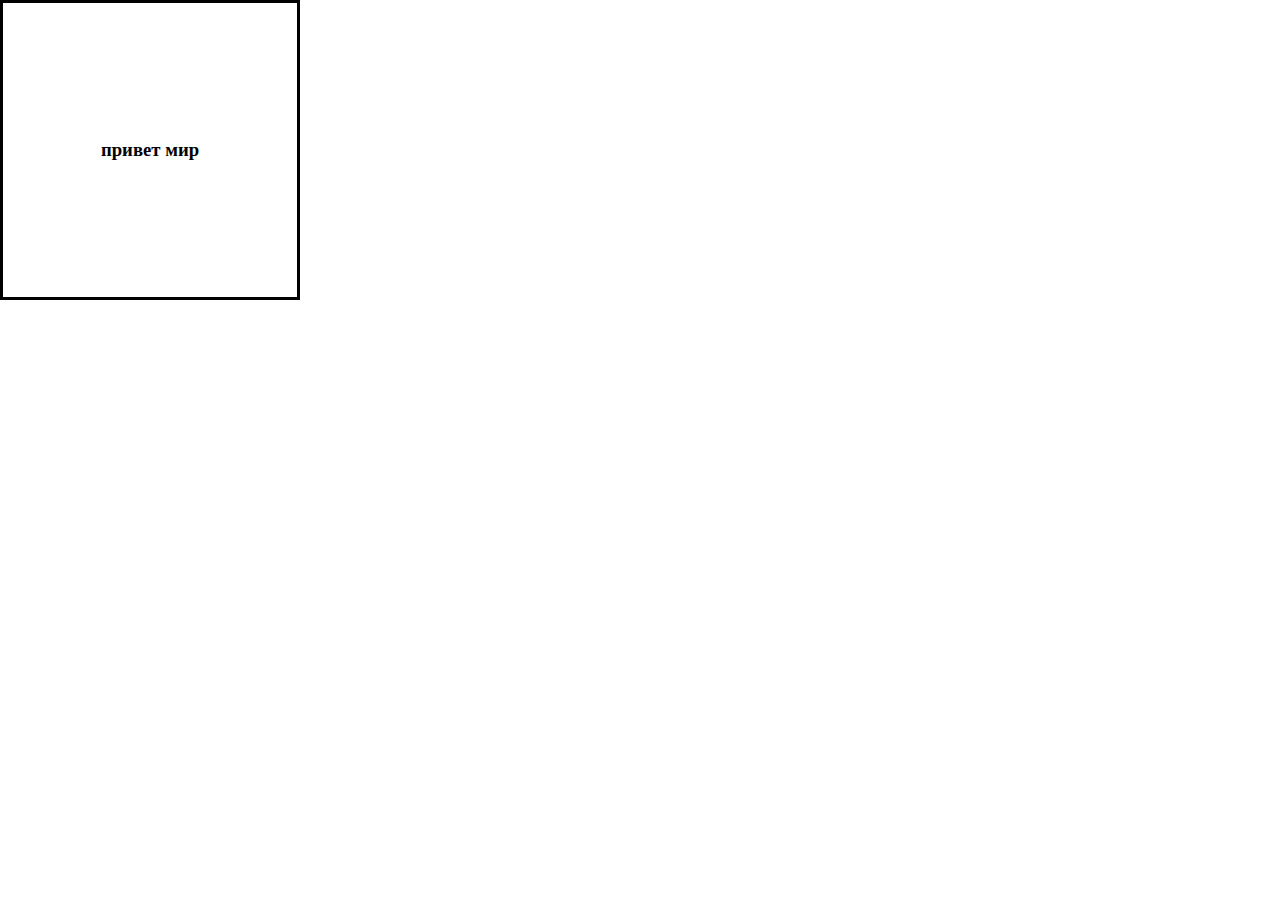
<file: ls35/index.html>
<!DOCTYPE html>
<html lang="en">
  <head>
    <meta charset="UTF-8" />
    <meta name="viewport" content="width=device-width, initial-scale=1.0" />
    <title>Document</title>
    <link rel="stylesheet" href="./style.css" />
  </head>
  <body id="ravshanNUHAYBIBU">
    <div class="box">
      <h3 class="item">привет мир</h3>
      <img class="img" alt="">
    </div>
    <script src="./script.js"></script>
  </body>
</html>
</file>
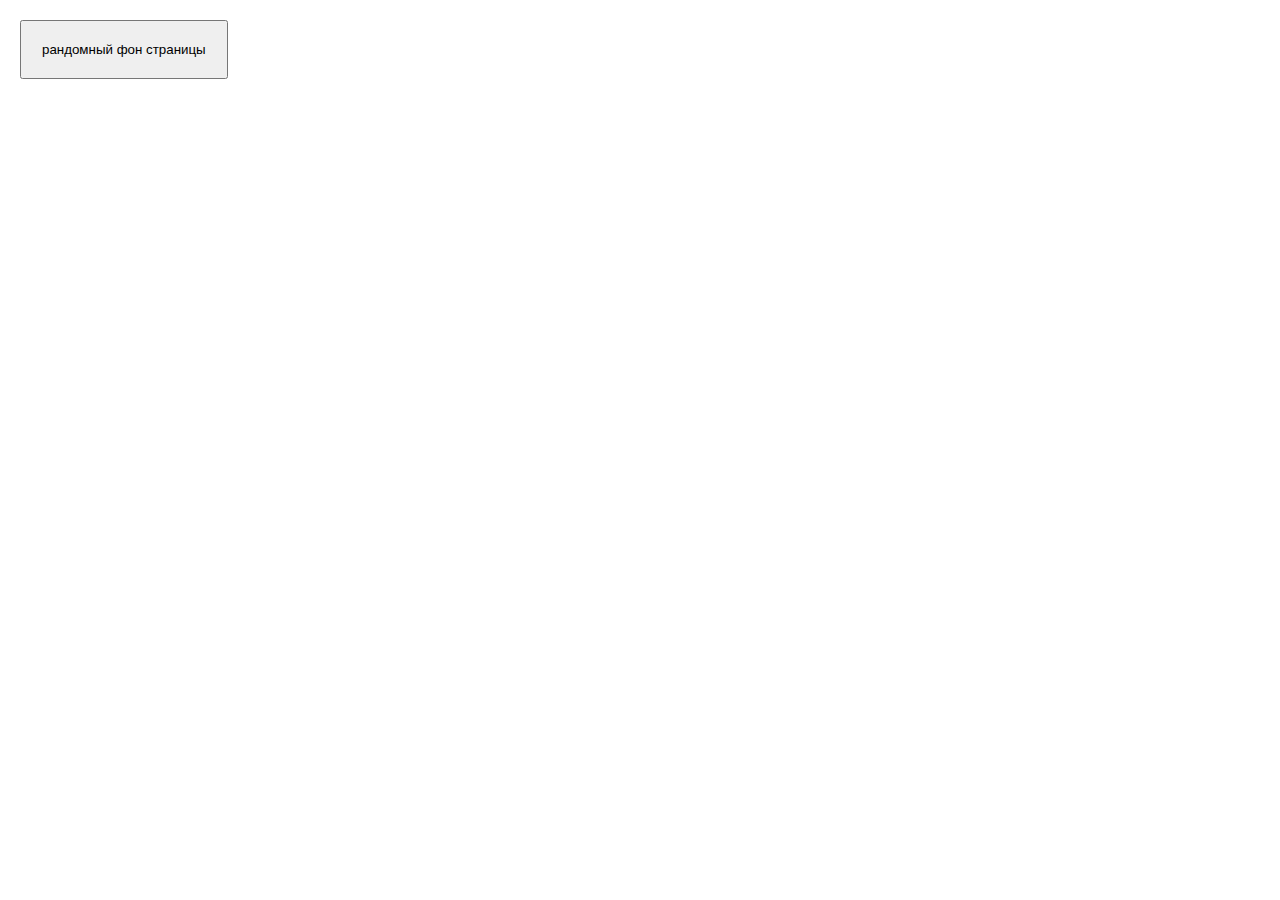
<file: ls36/index.html>
<!DOCTYPE html>
<html lang="en">
  <head>
    <meta charset="UTF-8" />
    <meta name="viewport" content="width=device-width, initial-scale=1.0" />
    <title>Document</title>
    <link rel="stylesheet" href="./style.css" />
  </head>
  <body id="body">
    <!-- <div class="box">
      <h3 class="item">привет мир</h3>
    </div> -->
    <!-- <div id="box" class="box">
      <div class="card" data-bg="red"></div>
      <div class="card" data-bg="orange"></div>
      <div class="card" data-bg="yellow"></div>
      <div class="card" data-bg="green"></div>
      <div class="card" data-bg="lightblue"></div>
      <div class="card" data-bg="blue"></div>
      <div class="card" data-bg="purple"></div>
      <div class="card">X</div>
    </div> -->
    <button class="btn">рандомный фон страницы</button>
    <script src="./script.js"></script>
  </body>
</html>
</file>
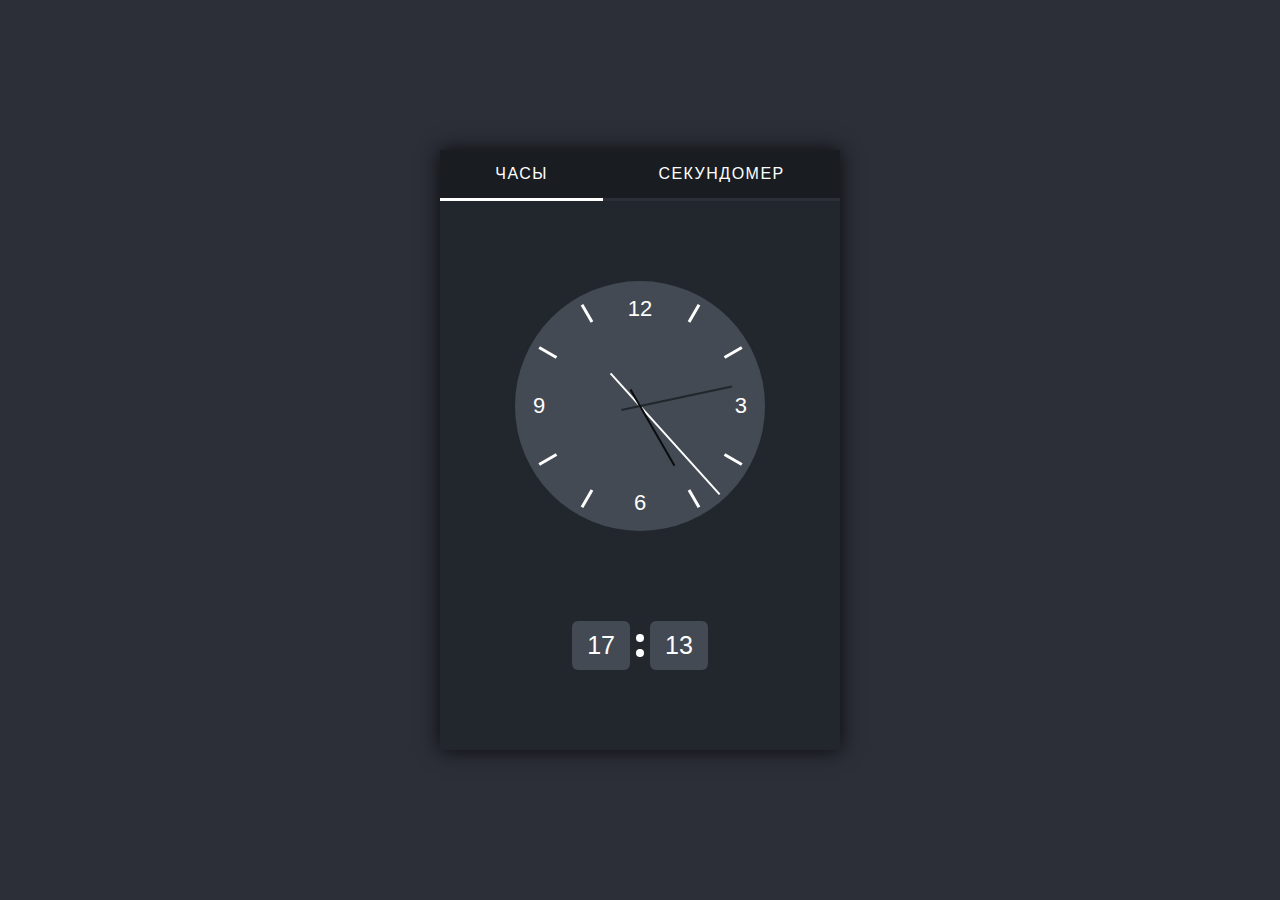
<file: ls37/index.html>
<!DOCTYPE html>
<html lang="en">
  <head>
    <meta charset="UTF-8" />
    <meta name="viewport" content="width=device-width, initial-scale=1.0" />
    <meta http-equiv="X-UA-Compatible" content="ie=edge" />
    <title>Document</title>
    <link rel="stylesheet" href="style/style.css" />
  </head>

  <body>
    <div class="tabsPanel">
      <!-- Меню табов -->
      <ul class="tabsLinks">
        <li class="tabsItem active"><a href="#" class="tabsLink">Часы</a></li>
        <li class="tabsItem">
          <a href="#" class="tabsLink"
            >Секундомер
            <!-- span для показа запуска секундомера
                    Принимает на себя классы работы:
                    active - Секундомер запущен
                    active_clear - Секундомер остановлен но данные не сброшены
                    -->
            <span class="tabsLink__span"></span>
          </a>
        </li>
      </ul>
      <!-- Все табы -->
      <div class="tabsContent">
        <!-- Стрелочные часы -->
        <div class="clock tabsContentItem active">
          <div class="arrowClock">
            <!-- Часы-->
            <div class="arrowClockNumber">
              <div class="arrowClockNumber__num arrowClockNumber__num_12">
                12
              </div>
              <div class="arrowClockNumber__arr arrowClockNumber__arr_1"></div>
              <div class="arrowClockNumber__arr arrowClockNumber__arr_2"></div>
              <div class="arrowClockNumber__num arrowClockNumber__num_3">3</div>
              <div class="arrowClockNumber__arr arrowClockNumber__arr_4"></div>
              <div class="arrowClockNumber__arr arrowClockNumber__arr_5"></div>
              <div class="arrowClockNumber__num arrowClockNumber__num_6">6</div>
              <div class="arrowClockNumber__arr arrowClockNumber__arr_7"></div>
              <div class="arrowClockNumber__arr arrowClockNumber__arr_8"></div>
              <div class="arrowClockNumber__num arrowClockNumber__num_9">9</div>
              <div class="arrowClockNumber__arr arrowClockNumber__arr_10"></div>
              <div class="arrowClockNumber__arr arrowClockNumber__arr_11"></div>
            </div>

            <!-- Стрелки  -->

            <div class="s"></div>
            <!-- Секундная -->
            <div class="m"></div>
            <!-- Минутная -->
            <div class="h"></div>
            <!-- Часовая -->
          </div>
          <div class="numberClock">
            <!-- Вывод времени в цифрах -->
            <div class="hours">00</div>
            <div class="minutes">00</div>
          </div>
        </div>
        <!-- Секундомер Д/З -->
        <!-- 

            Задание:
                При помощи рекурсии и условий создать секундомер который будет работать без использования new Date()    

             -->
        <div class="stopwatch tabsContentItem">
          <div class="stopwatch__clock">
            <div class="stopwatch__clock-description">
              <!-- Часы -->
              <div class="stopwatch__hours">0</div>
              Час.
            </div>
            <div class="stopwatch__clock-description">
              <!-- Минуты -->
              <div class="stopwatch__minutes">0</div>
              Мин.
            </div>
            <div class="stopwatch__clock-description">
              <!-- Секунды -->
              <div class="stopwatch__seconds">0</div>
              Сек.
            </div>
          </div>
          <!-- Кнопка запуска секундомера -->
          <button class="stopwatch__btn">start</button>
        </div>
      </div>
    </div>

    <script src="js/script.js"></script>
  </body>
</html>
</file>
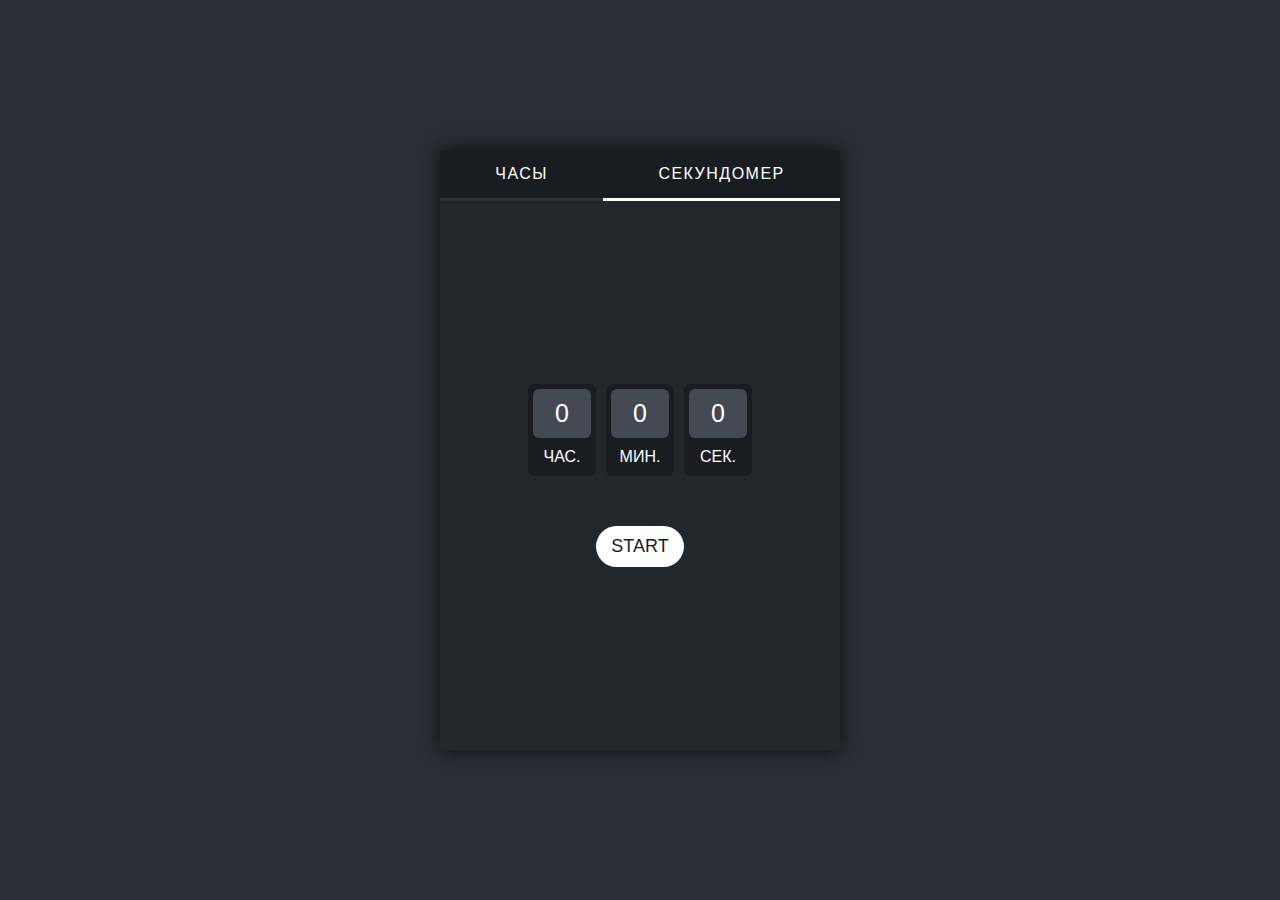
<file: ls38/index.html>
<!DOCTYPE html>
<html lang="en">
  <head>
    <meta charset="UTF-8" />
    <meta name="viewport" content="width=device-width, initial-scale=1.0" />
    <meta http-equiv="X-UA-Compatible" content="ie=edge" />
    <title>Document</title>
    <link rel="stylesheet" href="style/style.css" />
  </head>

  <body>
    <div class="tabsPanel">
      <!-- Меню табов -->
      <ul class="tabsLinks">
        <li class="tabsItem"><a href="#" class="tabsLink">Часы</a></li>
        <li class="tabsItem active">
          <a href="#" class="tabsLink"
            >Секундомер
            <!-- span для показа запуска секундомера
                    Принимает на себя классы работы:
                    active - Секундомер запущен
                    active_clear - Секундомер остановлен но данные не сброшены
                    -->
            <span class="tabsLink__span"></span>
          </a>
        </li>
      </ul>
      <!-- Все табы -->
      <div class="tabsContent">
        <!-- Стрелочные часы -->
        <div class="clock tabsContentItem">
          <div class="arrowClock">
            <!-- Часы-->
            <div class="arrowClockNumber">
              <div class="arrowClockNumber__num arrowClockNumber__num_12">
                12
              </div>
              <div class="arrowClockNumber__arr arrowClockNumber__arr_1"></div>
              <div class="arrowClockNumber__arr arrowClockNumber__arr_2"></div>
              <div class="arrowClockNumber__num arrowClockNumber__num_3">3</div>
              <div class="arrowClockNumber__arr arrowClockNumber__arr_4"></div>
              <div class="arrowClockNumber__arr arrowClockNumber__arr_5"></div>
              <div class="arrowClockNumber__num arrowClockNumber__num_6">6</div>
              <div class="arrowClockNumber__arr arrowClockNumber__arr_7"></div>
              <div class="arrowClockNumber__arr arrowClockNumber__arr_8"></div>
              <div class="arrowClockNumber__num arrowClockNumber__num_9">9</div>
              <div class="arrowClockNumber__arr arrowClockNumber__arr_10"></div>
              <div class="arrowClockNumber__arr arrowClockNumber__arr_11"></div>
            </div>

            <!-- Стрелки  -->

            <div class="s"></div>
            <!-- Секундная -->
            <div class="m"></div>
            <!-- Минутная -->
            <div class="h"></div>
            <!-- Часовая -->
          </div>
          <div class="numberClock">
            <!-- Вывод времени в цифрах -->
            <div class="hours">00</div>
            <div class="minutes">00</div>
          </div>
        </div>
        <!-- Секундомер Д/З -->
        <!-- 

            Задание:
                При помощи рекурсии и условий создать секундомер который будет работать без использования new Date()    

             -->
        <div class="stopwatch tabsContentItem active">
          <div class="stopwatch__clock">
            <div class="stopwatch__clock-description">
              <!-- Часы -->
              <div class="stopwatch__hours">0</div>
              Час.
            </div>
            <div class="stopwatch__clock-description">
              <!-- Минуты -->
              <div class="stopwatch__minutes">0</div>
              Мин.
            </div>
            <div class="stopwatch__clock-description">
              <!-- Секунды -->
              <div class="stopwatch__seconds">0</div>
              Сек.
            </div>
          </div>
          <!-- Кнопка запуска секундомера -->
          <button class="stopwatch__btn">start</button>
        </div>
      </div>
    </div>

    <script src="js/script.js"></script>
  </body>
</html>
</file>
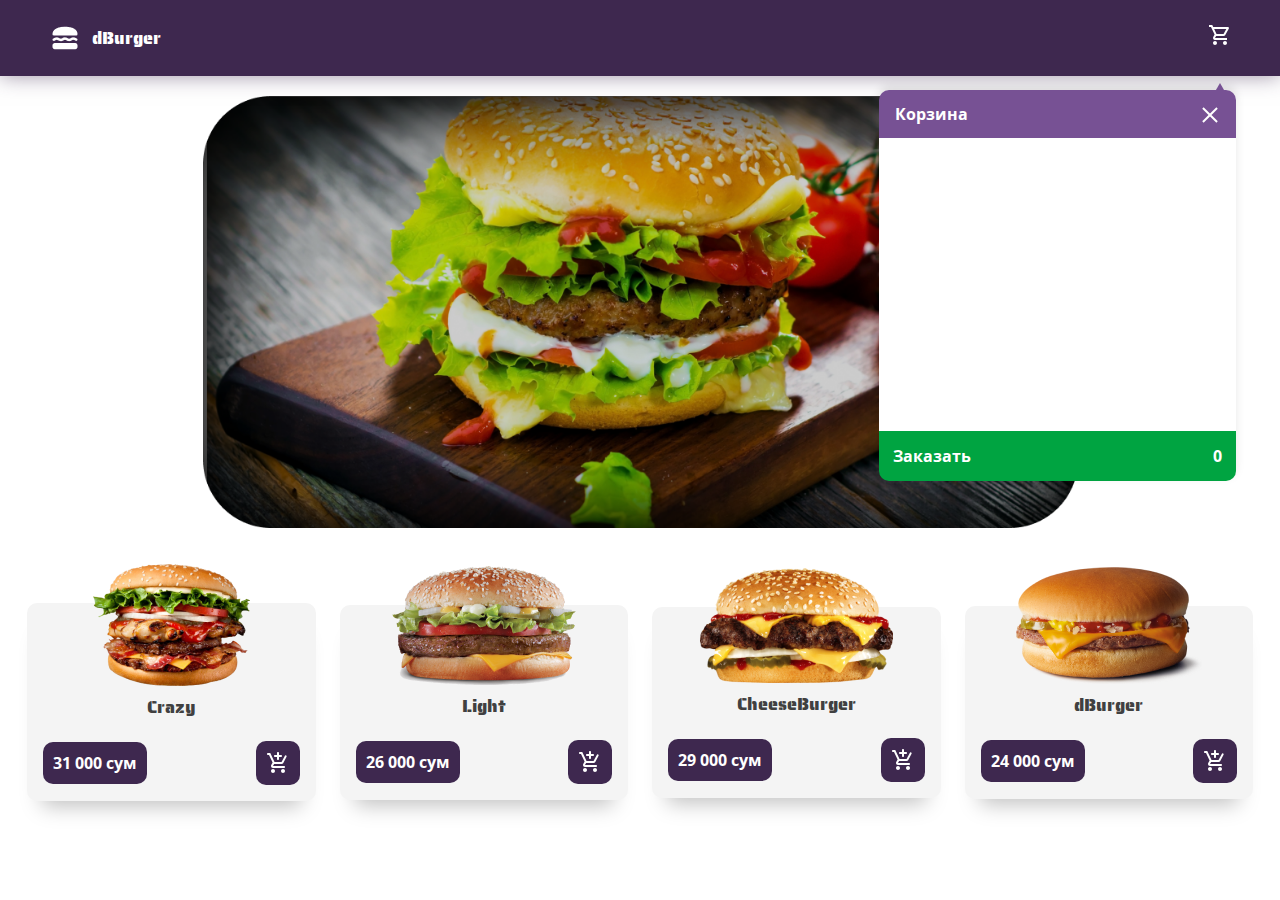
<file: ls40/index.html>
<!DOCTYPE html>
<html lang="en">

<head>
    <meta charset="UTF-8">
    <meta http-equiv="X-UA-Compatible" content="IE=edge">
    <meta name="viewport" content="width=device-width, initial-scale=1.0">
    <title>dBurger</title>
    <link rel="stylesheet" href="styles/main.css">
    <link rel="stylesheet" href="styles/media.css">
</head>

<body>
    <div class="wrapper">
        <nav class="wrapper__nav">
            <div class="container wrapper__navbar">
                <a class="logo" href="#!">
                    <img src="images/logo.png" alt="">
                    dBurger
                </a>

                <div class="wrapper__navbar-right">
                    <button class="wrapper__navbar-btn">
                        <img src="images/shop-icon.svg" alt="">
                        <span class="warapper__navbar-count"></span>
                    </button>
                    <!-- BASKET CHEKLIST -->
                    <div class="wrapper__navbar-basket active">
                        <div class="wrapper__navbar-top">
                            Корзина
                            <button class="wrapper__navbar-close"></button>
                        </div>
                        <div class="wrapper__navbar-checklist">
                            
                            <!-- product basket -->
                            
                            <!-------------------------------------->
                        </div>
                        <div class="wrapper__navbar-bottom">
                            Заказать
                            <!-- total price  -->
                            <span class="wrapper__navbar-totalprice">0</span>
                            <!-- ------------ -->
                        </div>
                    </div>
                    <!-- --------------- -->
                </div>
            </div>
        </nav>
        <section class="container wrapper__view">
            <img src="images/big-burger.png" alt="">
        </section>
        <section class="container wrapper__list">

            <div class="wrapper__list-card" id="crazy">
                <p class="wrapper__list-count"></p>
                <img class="wrapper__list-image" src="images/products/burger-1.png" alt="">
                <h3 class="wrapper__list-title">Crazy</h3>
                <div class="wrapper__list-sub">
                    <p class="wrapper__list-text">31 000 сум</p>
                    <button class="wrapper__list-btn"><img src="images/sell-icon.svg" alt=""></button>
                </div>
            </div>
            <div class="wrapper__list-card" id="light">
                <p class="wrapper__list-count"></p>
                <img class="wrapper__list-image" src="images/products/burger-2.png" alt="">
                <h3 class="wrapper__list-title">Light</h3>
                <div class="wrapper__list-sub">
                    <p class="wrapper__list-text">26 000 сум</p>
                    <button class="wrapper__list-btn"><img src="images/sell-icon.svg" alt=""></button>
                </div>
            </div>
            <div class="wrapper__list-card" id="cheeseburger">
                <p class="wrapper__list-count"></p>
                <img class="wrapper__list-image" src="images/products/burger-3.png" alt="">
                <h3 class="wrapper__list-title">CheeseBurger</h3>
                <div class="wrapper__list-sub">
                    <p class="wrapper__list-text">29 000 сум</p>
                    <button class="wrapper__list-btn"><img src="images/sell-icon.svg" alt=""></button>
                </div>
            </div>
            <div class="wrapper__list-card" id="dburger">
                <p class="wrapper__list-count"></p>
                <img class="wrapper__list-image" src="images/products/burger-4.png" alt="">
                <h3 class="wrapper__list-title">dBurger</h3>
                <div class="wrapper__list-sub">
                    <p class="wrapper__list-text">24 000 сум</p>
                    <button class="wrapper__list-btn"><img src="images/sell-icon.svg" alt=""></button>
                </div>
            </div>
            
        </section>
    </div>
    <div class="print">
        <div class="print__header">
            <img src="images/logo.png" alt="">
            dBurger
        </div>
        <div class="print__body">
            
        </div>
        <div class="print__footer">
            
        </div>
    </div>
    
    <script src="script/app.js"></script>
</body>

</html>
</file>
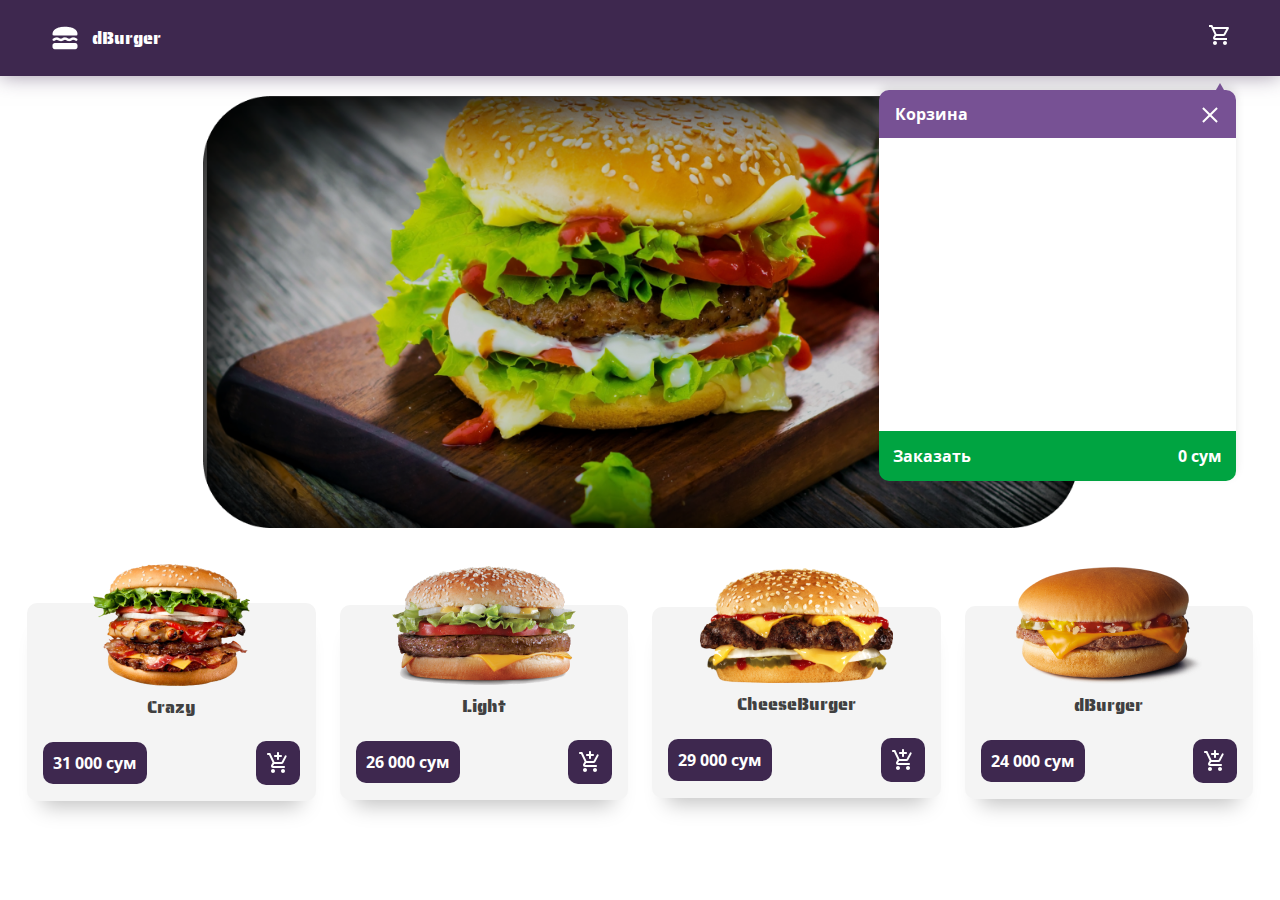
<file: ls41/index.html>
<!DOCTYPE html>
<html lang="en">
  <head>
    <meta charset="UTF-8" />
    <meta http-equiv="X-UA-Compatible" content="IE=edge" />
    <meta name="viewport" content="width=device-width, initial-scale=1.0" />
    <title>dBurger</title>
    <link rel="stylesheet" href="styles/main.css" />
    <link rel="stylesheet" href="styles/media.css" />
  </head>

  <body>
    <div class="wrapper">
      <nav class="wrapper__nav">
        <div class="container wrapper__navbar">
          <a class="logo" href="#!">
            <img src="images/logo.png" alt="" />
            dBurger
          </a>

          <div class="wrapper__navbar-right">
            <button class="wrapper__navbar-btn">
              <img src="images/shop-icon.svg" alt="" />
              <span class="warapper__navbar-count"></span>
            </button>
            <!-- BASKET CHEKLIST -->
            <div class="wrapper__navbar-basket active">
              <div class="wrapper__navbar-top">
                Корзина
                <button class="wrapper__navbar-close"></button>
              </div>
              <div class="wrapper__navbar-checklist">
                <!-- product basket -->

                <!-------------------------------------->
              </div>
              <div class="wrapper__navbar-bottom">
                Заказать
                <!-- total price  -->
                <span class="wrapper__navbar-totalprice">0 сум</span>
                <!-- ------------ -->
              </div>
            </div>
            <!-- --------------- -->
          </div>
        </div>
      </nav>
      <section class="container wrapper__view">
        <img src="images/big-burger.png" alt="" />
      </section>
      <section class="container wrapper__list">
        <div class="wrapper__list-card" id="crazy">
          <p class="wrapper__list-count"></p>
          <img
            class="wrapper__list-image"
            src="images/products/burger-1.png"
            alt=""
          />
          <h3 class="wrapper__list-title">Crazy</h3>
          <div class="wrapper__list-sub">
            <p class="wrapper__list-text">31 000 сум</p>
            <button class="wrapper__list-btn">
              <img src="images/sell-icon.svg" alt="" />
            </button>
          </div>
        </div>
        <div class="wrapper__list-card" id="light">
          <p class="wrapper__list-count"></p>
          <img
            class="wrapper__list-image"
            src="images/products/burger-2.png"
            alt=""
          />
          <h3 class="wrapper__list-title">Light</h3>
          <div class="wrapper__list-sub">
            <p class="wrapper__list-text">26 000 сум</p>
            <button class="wrapper__list-btn">
              <img src="images/sell-icon.svg" alt="" />
            </button>
          </div>
        </div>
        <div class="wrapper__list-card" id="cheeseburger">
          <p class="wrapper__list-count"></p>
          <img
            class="wrapper__list-image"
            src="images/products/burger-3.png"
            alt=""
          />
          <h3 class="wrapper__list-title">CheeseBurger</h3>
          <div class="wrapper__list-sub">
            <p class="wrapper__list-text">29 000 сум</p>
            <button class="wrapper__list-btn">
              <img src="images/sell-icon.svg" alt="" />
            </button>
          </div>
        </div>
        <div class="wrapper__list-card" id="dburger">
          <p class="wrapper__list-count"></p>
          <img
            class="wrapper__list-image"
            src="images/products/burger-4.png"
            alt=""
          />
          <h3 class="wrapper__list-title">dBurger</h3>
          <div class="wrapper__list-sub">
            <p class="wrapper__list-text">24 000 сум</p>
            <button class="wrapper__list-btn">
              <img src="images/sell-icon.svg" alt="" />
            </button>
          </div>
        </div>
      </section>
    </div>
    <div class="print">
      <div class="print__header">
        <img src="images/logo.png" alt="" />
        dBurger
      </div>
      <div class="print__body"></div>
      <div class="print__footer"></div>
    </div>

    <script src="script/app.js"></script>
  </body>
</html>
</file>
<file: ls35/style.css>
* {
  margin: 0;
  padding: 0;
  box-sizing: border-box;
  user-select: none;
}

.item {
  width: 300px;
  height: 300px;
  border: 3px solid black;
  transition: 0.3s;
  display: flex;
  justify-content: center;
  align-items: center;
}

.item.added {
  width: 600px;
  height: 600px;
  background: green;
}
</file>
<file: ls36/style.css>
* {
  margin: 0;
  padding: 0;
  box-sizing: border-box;
}

.item {
  width: 300px;
  height: 300px;
  border: 3px solid black;
  transition: 0.3s;
  display: flex;
  justify-content: center;
  align-items: center;
}

.item.added {
  width: 600px;
  height: 600px;
  background: green;
}

.box {
  position: fixed;
  width: 120px;
  padding: 20px;
  top: 0;
  left: 0;
  margin: 10px;
  box-shadow: 0 0 10px 3px indigo;
  border-radius: 5px;
  background: white;
  display: grid;
  place-items: center;
  gap: 15px;
}

.card {
  width: 50px;
  height: 50px;
  display: grid;
  place-items: center;
  border-radius: 15px;
  box-shadow: 0 0 10px 3px white;
  transition: 0.3s;
  border: 2px solid black;
}

.btn {
  margin: 20px;
  padding: 20px;
}
</file>
<file: ls37/style/style.css>
*{
    margin: 0;
    padding: 0;
    box-sizing: border-box;
    list-style: none;
    text-decoration: none;
}
body {
    background: #2c2f38;
    display: flex;
    justify-content: center;
    align-items: center;
    min-height: 100vh;
    font-family: Arial, Helvetica, sans-serif;
}
.tabsPanel {
    width: 400px;
    height: 600px;
    box-shadow: 0 0 20px 0 rgba(0,0,0,0.8);
    display: flex;
    flex-direction: column;
    margin: 20px 0;
    background: #22272d;
}
.tabsLinks {
    display: flex;
    background: #191d22;
}
.tabsItem {
    flex-grow: 1;
    display: flex;
}
.tabsLink {
    padding: 15px;
    flex-grow: 1;
    display: flex;
    justify-content: center;
    color: #fff;
    text-transform: uppercase;
    letter-spacing: 1.5px;
    border-bottom: 3px solid #2c2f38;
    position: relative;
}
.tabsItem.active .tabsLink {
    border-bottom-color: #fff;
}
.tabsContent {
    flex-grow: 1;
    position: relative;
}
.clock, .stopwatch {
    width: 100%;
    height: 100%;
    display: flex;
    justify-content: center;
    align-items: center;
    flex-direction: column;
    padding: 20px 0;
}
.tabsContentItem {
    z-index: 0;
    opacity: 0;
    transition: 0.5s;
    position: absolute;
    top: 0;
}
.tabsContentItem.active {
    z-index: 1;
    opacity: 1;
}
.tabsLink__span {
    display: none;
    width: 10px;
    height: 10px;
    border-radius: 50%;
    background: #fff;
    right: 10px;
    position: absolute;
    transition: 0.5s;
}
.tabsLink__span.active {
    display: block;
}
.tabsLink__span.active_clear {
    display: block;
    background: red;
}
.arrowClock {
    --position: 15px;
    width: 250px;
    height: 250px;
    background: #434a53;
    border-radius: 50%;
    margin-bottom: 90px;
    position: relative;
    display: flex;
    justify-content: center;
    align-items: center;
}
.h {
    width: 2px;
    height: 100%;
    position: absolute;
}
.h::before {
    content: '';
    position: absolute;
    width: 100%;
    height: 35%;
    background: #0b0c0e;
    top: calc(55% - 35% + 6px);
}
.m {
    width: 2px;
    height: 100%;
    position: absolute;
}
.m::before {
    content: '';
    position: absolute;
    width: 100%;
    height: 45%;
    background: #22272d;
    top: calc(10% + 6px);
}
.s {
    width: 2px;
    height: 100%;
    position: absolute;
}
.s::before {
    content: '';
    position: absolute;
    width: 100%;
    height: 65%;
    background: #fff;
    top: 6px;
}
.arrowClockNumber {
    width: 100%;
    height: 100%;
    display: flex;
    justify-content: center;
    align-items: center;
    position: absolute;
}
.arrowClockNumber__num {
    color: #fff;
    font-size: 22px;
    position: absolute;
}
.arrowClockNumber__num_12 {
    top: var(--position);
}
.arrowClockNumber__arr {
    position: absolute;
    width: 3px;
    height: 100%;
}
.arrowClockNumber__arr::before {
    content: '';
    display: block;
    height: 20px;
    background: #fff;
    width: 100%;
    margin-top: 8px;
}
.arrowClockNumber__arr_1 {
    transform: rotate(30deg);
}
.arrowClockNumber__arr_2 {
    transform: rotate(60deg);
}
.arrowClockNumber__arr_4 {
    transform: rotate(120deg);
}
.arrowClockNumber__arr_5 {
    transform: rotate(150deg);
}
.arrowClockNumber__arr_7 {
    transform: rotate(210deg);
}
.arrowClockNumber__arr_8 {
    transform: rotate(240deg);
}
.arrowClockNumber__arr_10 {
    transform: rotate(300deg);
}
.arrowClockNumber__arr_11 {
    transform: rotate(330deg);
}
.arrowClockNumber__num_3 {
    right: calc(var(--position) + 3px);
}
.arrowClockNumber__num_6 {
    bottom: var(--position);
}
.arrowClockNumber__num_9 {
    left: calc(var(--position) + 3px);
}

.numberClock {
    display: flex;
    justify-content: center;
    align-items: center;
    position: relative;
}
.numberClock::before, .numberClock::after {
    content: '';
    width: 8px;
    height: 8px;
    border-radius: 50%;
    background: #fff;
    display: block;
    position: absolute;
    animation: opacity 1s infinite;
}
.numberClock::before {
    top: 13px
}
.numberClock::after {
    bottom: 13px;
}
.hours, .minutes, .stopwatch__hours, .stopwatch__minutes, .stopwatch__seconds {
    padding: 10px 15px;
    background: #434a53;
    color: #fff;
    font-size: 25px;
    margin: 0 10px;
    border-radius: 6px;
}
.stopwatch__hours, .stopwatch__minutes, .stopwatch__seconds {
    width: 58px;
    text-align: center;
    margin: 0 0 10px;
}
.stopwatch__clock-description {
    padding: 5px 5px 10px;  
    text-align: center;
    color: #fff;
    background: #191d22;
    border-radius: 6px;
    text-transform: uppercase;
    margin: 0 5px;
}
.stopwatch__clock {
    display: flex;
    margin-bottom: 50px;
}
.stopwatch__btn {
    padding: 10px 15px;
    background: #fff;
    border-radius: 30px;
    border: none;
    font-size: 18px;
    text-transform: uppercase;
    color: #191d22;
    cursor: pointer;
    outline: none;
}

/* Добавляем keyframe на уроке*/

@keyframes opacity {
    0% {
        opacity: 1;
    }
    50% {
        opacity: 0;
    }
    100% {
        opacity: 1;
    }
}
</file>
<file: ls38/style/style.css>
*{
    margin: 0;
    padding: 0;
    box-sizing: border-box;
    list-style: none;
    text-decoration: none;
}
body {
    background: #2c2f38;
    display: flex;
    justify-content: center;
    align-items: center;
    min-height: 100vh;
    font-family: Arial, Helvetica, sans-serif;
}
.tabsPanel {
    width: 400px;
    height: 600px;
    box-shadow: 0 0 20px 0 rgba(0,0,0,0.8);
    display: flex;
    flex-direction: column;
    margin: 20px 0;
    background: #22272d;
}
.tabsLinks {
    display: flex;
    background: #191d22;
}
.tabsItem {
    flex-grow: 1;
    display: flex;
}
.tabsLink {
    padding: 15px;
    flex-grow: 1;
    display: flex;
    justify-content: center;
    color: #fff;
    text-transform: uppercase;
    letter-spacing: 1.5px;
    border-bottom: 3px solid #2c2f38;
    position: relative;
}
.tabsItem.active .tabsLink {
    border-bottom-color: #fff;
}
.tabsContent {
    flex-grow: 1;
    position: relative;
}
.clock, .stopwatch {
    width: 100%;
    height: 100%;
    display: flex;
    justify-content: center;
    align-items: center;
    flex-direction: column;
    padding: 20px 0;
}
.tabsContentItem {
    z-index: 0;
    opacity: 0;
    transition: 0.5s;
    position: absolute;
    top: 0;
}
.tabsContentItem.active {
    z-index: 1;
    opacity: 1;
}
.tabsLink__span {
    display: none;
    width: 10px;
    height: 10px;
    border-radius: 50%;
    background: #fff;
    right: 10px;
    position: absolute;
    transition: 0.5s;
}
.tabsLink__span.active {
    display: block;
}
.tabsLink__span.active_clear {
    display: block;
    background: red;
}
.arrowClock {
    --position: 15px;
    width: 250px;
    height: 250px;
    background: #434a53;
    border-radius: 50%;
    margin-bottom: 90px;
    position: relative;
    display: flex;
    justify-content: center;
    align-items: center;
}
.h {
    width: 2px;
    height: 100%;
    position: absolute;
}
.h::before {
    content: '';
    position: absolute;
    width: 100%;
    height: 35%;
    background: #0b0c0e;
    top: calc(55% - 35% + 6px);
}
.m {
    width: 2px;
    height: 100%;
    position: absolute;
}
.m::before {
    content: '';
    position: absolute;
    width: 100%;
    height: 45%;
    background: #22272d;
    top: calc(10% + 6px);
}
.s {
    width: 2px;
    height: 100%;
    position: absolute;
}
.s::before {
    content: '';
    position: absolute;
    width: 100%;
    height: 65%;
    background: #fff;
    top: 6px;
}
.arrowClockNumber {
    width: 100%;
    height: 100%;
    display: flex;
    justify-content: center;
    align-items: center;
    position: absolute;
}
.arrowClockNumber__num {
    color: #fff;
    font-size: 22px;
    position: absolute;
}
.arrowClockNumber__num_12 {
    top: var(--position);
}
.arrowClockNumber__arr {
    position: absolute;
    width: 3px;
    height: 100%;
}
.arrowClockNumber__arr::before {
    content: '';
    display: block;
    height: 20px;
    background: #fff;
    width: 100%;
    margin-top: 8px;
}
.arrowClockNumber__arr_1 {
    transform: rotate(30deg);
}
.arrowClockNumber__arr_2 {
    transform: rotate(60deg);
}
.arrowClockNumber__arr_4 {
    transform: rotate(120deg);
}
.arrowClockNumber__arr_5 {
    transform: rotate(150deg);
}
.arrowClockNumber__arr_7 {
    transform: rotate(210deg);
}
.arrowClockNumber__arr_8 {
    transform: rotate(240deg);
}
.arrowClockNumber__arr_10 {
    transform: rotate(300deg);
}
.arrowClockNumber__arr_11 {
    transform: rotate(330deg);
}
.arrowClockNumber__num_3 {
    right: calc(var(--position) + 3px);
}
.arrowClockNumber__num_6 {
    bottom: var(--position);
}
.arrowClockNumber__num_9 {
    left: calc(var(--position) + 3px);
}

.numberClock {
    display: flex;
    justify-content: center;
    align-items: center;
    position: relative;
}
.numberClock::before, .numberClock::after {
    content: '';
    width: 8px;
    height: 8px;
    border-radius: 50%;
    background: #fff;
    display: block;
    position: absolute;
    animation: opacity 1s infinite;
}
.numberClock::before {
    top: 13px
}
.numberClock::after {
    bottom: 13px;
}
.hours, .minutes, .stopwatch__hours, .stopwatch__minutes, .stopwatch__seconds {
    padding: 10px 15px;
    background: #434a53;
    color: #fff;
    font-size: 25px;
    margin: 0 10px;
    border-radius: 6px;
}
.stopwatch__hours, .stopwatch__minutes, .stopwatch__seconds {
    width: 58px;
    text-align: center;
    margin: 0 0 10px;
}
.stopwatch__clock-description {
    padding: 5px 5px 10px;  
    text-align: center;
    color: #fff;
    background: #191d22;
    border-radius: 6px;
    text-transform: uppercase;
    margin: 0 5px;
}
.stopwatch__clock {
    display: flex;
    margin-bottom: 50px;
}
.stopwatch__btn {
    padding: 10px 15px;
    background: #fff;
    border-radius: 30px;
    border: none;
    font-size: 18px;
    text-transform: uppercase;
    color: #191d22;
    cursor: pointer;
    outline: none;
}

/* Добавляем keyframe на уроке*/

@keyframes opacity {
    0% {
        opacity: 1;
    }
    50% {
        opacity: 0;
    }
    100% {
        opacity: 1;
    }
}
</file>
<file: ls40/styles/main.css>
@import url(font.css);

* {
    padding: 0;
    margin: 0;
    box-sizing: border-box;
}

:root {
    --viollet: #3E284F;
    --white: #FFFFFF;
    --green: #00A441;
    --black: #404040;
    --lightGrey: #F4F4F4;
    --fontOpen: 'OpenSans';
}

body {
    font-family: 'SairaStencilOne';
    font-weight: 400;
}

.container {
    max-width: 1300px;
    padding: 0 15px;
    width: 100%;
    margin: 0 auto;
}

a {
    text-decoration: none;
}

ul,
ol {
    list-style: none;
}

/* HEADER NAVIGATION */

.wrapper__nav {
    background: #3E284F;
    box-shadow: 0px 0px 20px rgba(62, 40, 79, 0.5);
}

.wrapper__navbar {
    display: flex;
    justify-content: space-between;
    align-items: center;
    padding: 23px 0;

}

/* HEADER LOGO */

.logo {
    color: var(--white);
    font-size: 18px;
    display: flex;
    align-items: center;
}

.logo>img {
    margin-right: 12px;
}

/* HEADER LOGO END */

/* HEADER NAVIGATION RIGHT */

.wrapper__navbar-right {
    position: relative;
}

.wrapper__navbar-btn {
    background: transparent;
    border: none;
    outline: none;
    cursor: pointer;
    position: relative;
    z-index: 10;
}

.warapper__navbar-count {
    position: absolute;
    top: -13px;
    right: -13px;
    background: var(--white);
    color: var(--black);
    padding: 10px;
    border-radius: 50%;
    width: 15px;
    height: 15px;
    display: flex;
    justify-content: center;
    align-items: center;
    font-size: 12px;
    border: 2px solid #3E284F;
    transform: scale(0);
    transition: 500ms;
}

.warapper__navbar-count.active {
    transform: scale(1);
}

/* HEADER NAVIGATION BASKET */

.wrapper__navbar-basket {
    width: 357px;
    height: 391px;
    position: absolute;
    top: 65px;
    right: -6px;
    display: flex;
    flex-direction: column;
    justify-content: space-between;
    box-shadow: 0px -4px 10px rgba(0, 0, 0, 0.1);
    border-radius: 10px;
    transition: 0.5s;
    z-index: 5;
    transform: translateY(-150%);
    opacity: 0;
}

.wrapper__navbar-basket.active {
    transform: translateY(0);
    opacity: 1;
}

.wrapper__navbar-basket::before {
    content: url(../images/arrow-basket.svg);
    position: absolute;
    right: 11px;
    top: -17px;
    z-index: -1;
}

/* HEADER NAVIGATION BASKET TOP*/

.wrapper__navbar-top {
    padding: 13px 16px;
    display: flex;
    justify-content: space-between;
    align-items: center;
    background: #775194;
    border-radius: 10px 10px 0 0;
    color: var(--white);
    font-family: var(--fontOpen);
    font-size: 16px;
    font-weight: 700;
}

.wrapper__navbar-close {
    width: 20px;
    height: 20px;
    background: transparent;
    border: none;
    outline: none;
    cursor: pointer;
    position: relative;
}

.wrapper__navbar-close::before {
    content: "";
    width: 100%;
    height: 2px;
    background: white;
    transform: rotate(45deg);
    position: absolute;
    top: 50%;
    left: 0;
}

.wrapper__navbar-close::after {
    content: "";
    width: 100%;
    height: 2px;
    background: white;
    transform: rotate(-45deg);
    position: absolute;
    top: 50%;
    right: 0;
}

/* HEADER NAVIGATION BASKET CENTER*/

.wrapper__navbar-checklist {
    background: var(--white);
    padding: 16px;
    height: 100%;
}

.wrapper__navbar-product {
    display: flex;
    justify-content: space-between;
    align-items: center;
    margin-bottom: 15px;
}

.wrapper__navbar-info {
    display: flex;
    justify-content: center;
    align-items: center;
}

.wrapper__navbar-productImage {
    width: 70px;
    height: 54px;
    margin-right: 10px;
}

.wrapper__navbar-infoName {
    color: var(--black);
    font-weight: 400;
}

.wrapper__navbar-infoPrice {
    font-family: var(--fontOpen);
    font-weight: 400;
}

/* HEADER NAVIGATION BASKET BOTTOM*/

.wrapper__navbar-bottom {
    display: flex;
    justify-content: space-between;
    padding: 14px;
    background: var(--green);
    border-radius: 0 0 10px 10px;
    font-family: var(--fontOpen);
    font-weight: 700;
    color: var(--white);
    cursor: pointer;
}

.wrapper__navbar-option {
    display: flex;
    justify-content: center;
    align-items: center;
    border-radius: 4px;
    background: #BBBBBB;
    overflow: hidden;
}

.wrapper__navbar-symbol {
    border: none;
    outline: none;
    background: transparent;
    font-size: 16px;
    width: 25px;
    height: 25px;
    cursor: pointer;
    transition: 300ms;
}

.wrapper__navbar-count {
    width: 40px;
    height: 25px;
    background: #EEEEEE;
    text-align: center;
    border: 0.5px solid #BBBBBB;
}

.fa-minus:hover {
    background: red;
    color: var(--white);
}

.fa-plus:hover {
    background: var(--green);
    color: var(--white);
}

/* END WRAPPER__NAV */

/* START WRAPPER__VIEW */


.wrapper__view {
    position: relative;
    z-index: -2;
    margin-top: 20px;
    display: flex;
    justify-content: center;
    align-items: center;
}

.wrapper__view>img {
    width: 70%;
    display: block;
}

/* END WRAPPER__VIEW */

/* START WRAPPER__LIST */


.wrapper__list {
    display: flex;
    justify-content: space-between;
    align-items: center;
    margin-top: 75px;
}

.wrapper__list-card {
    position: relative;
    text-align: center;
    border-radius: 10px;
    box-shadow: 0px 20px 20px -15px rgba(0, 0, 0, 0.25);
    background: #F4F4F4;
    padding: 16px;
    width: 306px;
    margin:0 12px ;
}

.wrapper__list-count {
    position: absolute;
    top: -15px;
    right: -15px;
    z-index: 5;
    width: 30px;
    height: 30px;
    background: var(--viollet);
    border: 2px solid var(--white);
    border-radius: 50%;
    font-family: var(--fontOpen);
    color: var(--white);
    font-weight: 400;
    font-size: 12px;
    display: flex;
    justify-content: center;
    align-items: center;
    transition: 0.5s;
    opacity: 0;
}

.wrapper__list-count.active {
    opacity: 1;
}

.wrapper__list-image {
    margin-top: -55px;
}

.wrapper__list-title {
    color: var(--black);
    font-size: 18px;
    font-weight: 400;
}

.wrapper__list-sub {
    margin-top: 20px;
    display: flex;
    justify-content: space-between;
    align-items: center;
}

.wrapper__list-text {
    font-family: var(--fontOpen);
    color: var(--white);
    background: var(--viollet);
    padding: 10px;
    font-weight: 700;
    border-radius: 10px;
}

.wrapper__list-btn {
    padding: 10px;
    border: none;
    border-radius: 10px;
    background: var(--viollet);
    display: flex;
    justify-content: center;
    align-items: center;
    cursor: pointer;
    transition: 300ms;
}

.wrapper__list-btn:hover {
    background: var(--green);
}
.print {
    display: none;
    width: 200px;
    flex-direction: column;
    align-items: center;
}
.print__header {
    display: flex;
    align-items: center;
    gap: 10px;
}
.print__body {
    display: flex;
    flex-direction: column;
    width: 100%;
    gap: 10px;
    margin: 20px 0;
}
.print__body-item {
    display: flex;
    justify-content: space-between;
    align-items: center;
}
.print__body-item_name {
    display: flex;
    flex-direction: column;
    gap: 5px;
}
.print__header img {
    filter: invert();
}
</file>
<file: ls40/styles/media.css>
@media (max-width: 1400px) {
  .wrapper__navbar {
    padding-left: 50px;
    padding-right: 50px;
  }

}
@media (max-width: 1200px) {
  .wrapper__list {
   flex-wrap: wrap;
   justify-content: center;
  }

  .wrapper__list-card {
    width: 40%;
    margin-bottom: 100px;
  }

}

@media print {
  .print {
    display: flex;
  }

  .wrapper {
    display: none;
  }
  
}
</file>
<file: ls41/styles/main.css>
@import url(font.css);

* {
    padding: 0;
    margin: 0;
    box-sizing: border-box;
}

:root {
    --viollet: #3E284F;
    --white: #FFFFFF;
    --green: #00A441;
    --black: #404040;
    --lightGrey: #F4F4F4;
    --fontOpen: 'OpenSans';
}

body {
    font-family: 'SairaStencilOne';
    font-weight: 400;
}

.container {
    max-width: 1300px;
    padding: 0 15px;
    width: 100%;
    margin: 0 auto;
}

a {
    text-decoration: none;
}

ul,
ol {
    list-style: none;
}

/* HEADER NAVIGATION */

.wrapper__nav {
    background: #3E284F;
    box-shadow: 0px 0px 20px rgba(62, 40, 79, 0.5);
}

.wrapper__navbar {
    display: flex;
    justify-content: space-between;
    align-items: center;
    padding: 23px 0;

}

/* HEADER LOGO */

.logo {
    color: var(--white);
    font-size: 18px;
    display: flex;
    align-items: center;
}

.logo>img {
    margin-right: 12px;
}

/* HEADER LOGO END */

/* HEADER NAVIGATION RIGHT */

.wrapper__navbar-right {
    position: relative;
}

.wrapper__navbar-btn {
    background: transparent;
    border: none;
    outline: none;
    cursor: pointer;
    position: relative;
    z-index: 10;
}

.warapper__navbar-count {
    position: absolute;
    top: -13px;
    right: -13px;
    background: var(--white);
    color: var(--black);
    padding: 10px;
    border-radius: 50%;
    width: 15px;
    height: 15px;
    display: flex;
    justify-content: center;
    align-items: center;
    font-size: 12px;
    border: 2px solid #3E284F;
    transform: scale(0);
    transition: 500ms;
}

.warapper__navbar-count.active {
    transform: scale(1);
}

/* HEADER NAVIGATION BASKET */

.wrapper__navbar-basket {
    width: 357px;
    height: 391px;
    position: absolute;
    top: 65px;
    right: -6px;
    display: flex;
    flex-direction: column;
    justify-content: space-between;
    box-shadow: 0px -4px 10px rgba(0, 0, 0, 0.1);
    border-radius: 10px;
    transition: 0.5s;
    z-index: 5;
    transform: translateY(-150%);
    opacity: 0;
}

.wrapper__navbar-basket.active {
    transform: translateY(0);
    opacity: 1;
}

.wrapper__navbar-basket::before {
    content: url(../images/arrow-basket.svg);
    position: absolute;
    right: 11px;
    top: -17px;
    z-index: -1;
}

/* HEADER NAVIGATION BASKET TOP*/

.wrapper__navbar-top {
    padding: 13px 16px;
    display: flex;
    justify-content: space-between;
    align-items: center;
    background: #775194;
    border-radius: 10px 10px 0 0;
    color: var(--white);
    font-family: var(--fontOpen);
    font-size: 16px;
    font-weight: 700;
}

.wrapper__navbar-close {
    width: 20px;
    height: 20px;
    background: transparent;
    border: none;
    outline: none;
    cursor: pointer;
    position: relative;
}

.wrapper__navbar-close::before {
    content: "";
    width: 100%;
    height: 2px;
    background: white;
    transform: rotate(45deg);
    position: absolute;
    top: 50%;
    left: 0;
}

.wrapper__navbar-close::after {
    content: "";
    width: 100%;
    height: 2px;
    background: white;
    transform: rotate(-45deg);
    position: absolute;
    top: 50%;
    right: 0;
}

/* HEADER NAVIGATION BASKET CENTER*/

.wrapper__navbar-checklist {
    background: var(--white);
    padding: 16px;
    height: 100%;
}

.wrapper__navbar-product {
    display: flex;
    justify-content: space-between;
    align-items: center;
    margin-bottom: 15px;
}

.wrapper__navbar-info {
    display: flex;
    justify-content: center;
    align-items: center;
}

.wrapper__navbar-productImage {
    width: 70px;
    height: 54px;
    margin-right: 10px;
}

.wrapper__navbar-infoName {
    color: var(--black);
    font-weight: 400;
}

.wrapper__navbar-infoPrice {
    font-family: var(--fontOpen);
    font-weight: 400;
}

/* HEADER NAVIGATION BASKET BOTTOM*/

.wrapper__navbar-bottom {
    display: flex;
    justify-content: space-between;
    padding: 14px;
    background: var(--green);
    border-radius: 0 0 10px 10px;
    font-family: var(--fontOpen);
    font-weight: 700;
    color: var(--white);
    cursor: pointer;
}

.wrapper__navbar-option {
    display: flex;
    justify-content: center;
    align-items: center;
    border-radius: 4px;
    background: #BBBBBB;
    overflow: hidden;
}

.wrapper__navbar-symbol {
    border: none;
    outline: none;
    background: transparent;
    font-size: 16px;
    width: 25px;
    height: 25px;
    cursor: pointer;
    transition: 300ms;
}

.wrapper__navbar-count {
    width: 40px;
    height: 25px;
    background: #EEEEEE;
    text-align: center;
    border: 0.5px solid #BBBBBB;
}

.fa-minus:hover {
    background: red;
    color: var(--white);
}

.fa-plus:hover {
    background: var(--green);
    color: var(--white);
}

/* END WRAPPER__NAV */

/* START WRAPPER__VIEW */


.wrapper__view {
    position: relative;
    z-index: -2;
    margin-top: 20px;
    display: flex;
    justify-content: center;
    align-items: center;
}

.wrapper__view>img {
    width: 70%;
    display: block;
}

/* END WRAPPER__VIEW */

/* START WRAPPER__LIST */


.wrapper__list {
    display: flex;
    justify-content: space-between;
    align-items: center;
    margin-top: 75px;
}

.wrapper__list-card {
    position: relative;
    text-align: center;
    border-radius: 10px;
    box-shadow: 0px 20px 20px -15px rgba(0, 0, 0, 0.25);
    background: #F4F4F4;
    padding: 16px;
    width: 306px;
    margin:0 12px ;
}

.wrapper__list-count {
    position: absolute;
    top: -15px;
    right: -15px;
    z-index: 5;
    width: 30px;
    height: 30px;
    background: var(--viollet);
    border: 2px solid var(--white);
    border-radius: 50%;
    font-family: var(--fontOpen);
    color: var(--white);
    font-weight: 400;
    font-size: 12px;
    display: flex;
    justify-content: center;
    align-items: center;
    transition: 0.5s;
    opacity: 0;
}

.wrapper__list-count.active {
    opacity: 1;
}

.wrapper__list-image {
    margin-top: -55px;
}

.wrapper__list-title {
    color: var(--black);
    font-size: 18px;
    font-weight: 400;
}

.wrapper__list-sub {
    margin-top: 20px;
    display: flex;
    justify-content: space-between;
    align-items: center;
}

.wrapper__list-text {
    font-family: var(--fontOpen);
    color: var(--white);
    background: var(--viollet);
    padding: 10px;
    font-weight: 700;
    border-radius: 10px;
}

.wrapper__list-btn {
    padding: 10px;
    border: none;
    border-radius: 10px;
    background: var(--viollet);
    display: flex;
    justify-content: center;
    align-items: center;
    cursor: pointer;
    transition: 300ms;
}

.wrapper__list-btn:hover {
    background: var(--green);
}
.print {
    display: none;
    width: 250px;
    flex-direction: column;
    align-items: center;
}
.print__header {
    display: flex;
    align-items: center;
    gap: 10px;
}
.print__body {
    display: flex;
    flex-direction: column;
    width: 100%;
    gap: 10px;
    margin: 20px 0;
}
.print__body-item {
    display: flex;
    justify-content: space-between;
    align-items: center;
}
.print__body-item_name {
    display: flex;
    gap: 15px;
}
.print__header img {
    filter: invert();
}
</file>
<file: ls41/styles/media.css>
@media (max-width: 1400px) {
  .wrapper__navbar {
    padding-left: 50px;
    padding-right: 50px;
  }

}
@media (max-width: 1200px) {
  .wrapper__list {
   flex-wrap: wrap;
   justify-content: center;
  }

  .wrapper__list-card {
    width: 40%;
    margin-bottom: 100px;
  }

}

@media print {
  .print {
    display: flex;
  }

  .wrapper {
    display: none;
  }
  
}
</file>
